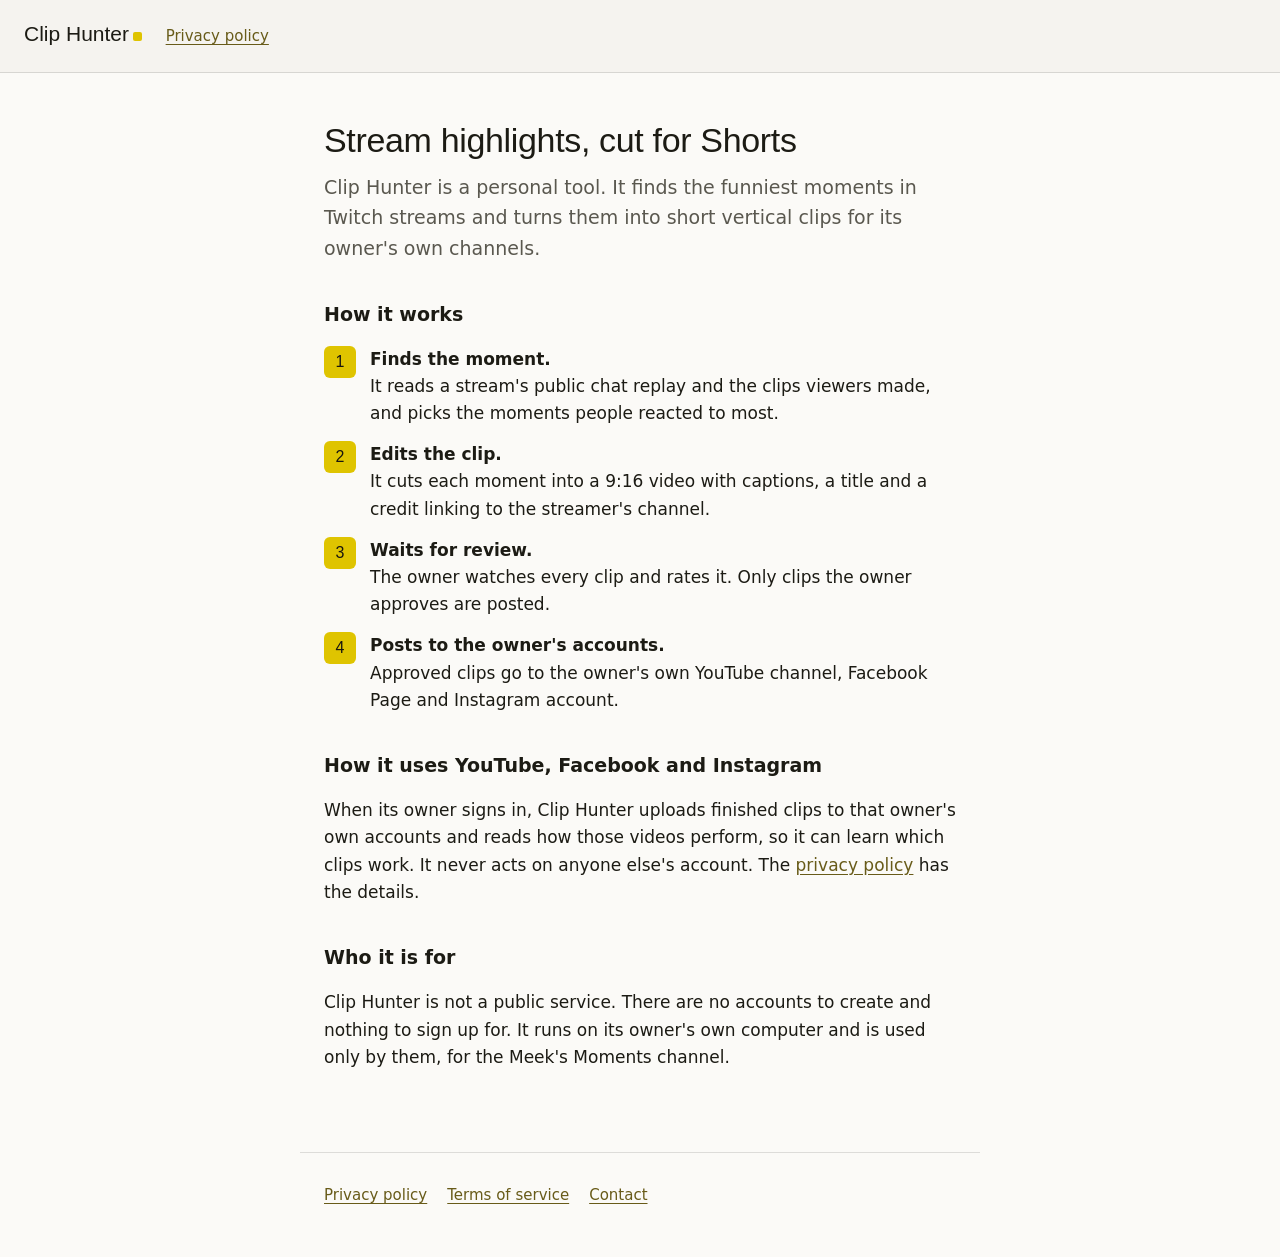
<file: index.html>
<!doctype html>
<html lang="en">
<head>
  <meta charset="utf-8">
  <meta name="viewport" content="width=device-width, initial-scale=1">
  <title>Clip Hunter</title>
  <meta name="description" content="Clip Hunter is a personal tool that turns Twitch stream highlights into short vertical clips for its owner's own YouTube, Facebook and Instagram.">
  <meta name="google-site-verification" content="FuouE0PgjMrMosQUAg2hBpSKZSqfPoG46bmivvloluw">
  <link rel="stylesheet" href="style.css">
</head>
<body>
  <header class="bar">
    <a class="mark" href="./">Clip Hunter</a>
    <nav aria-label="Pages"><a href="privacy.html">Privacy policy</a></nav>
  </header>
  <main>
    <h1>Stream highlights, cut for Shorts</h1>
    <p class="lede">Clip Hunter is a personal tool. It finds the funniest moments in Twitch streams and turns them into short vertical clips for its owner's own channels.</p>

    <h2>How it works</h2>
    <ol class="steps">
      <li><strong>Finds the moment.</strong> It reads a stream's public chat replay and the clips viewers made, and picks the moments people reacted to most.</li>
      <li><strong>Edits the clip.</strong> It cuts each moment into a 9:16 video with captions, a title and a credit linking to the streamer's channel.</li>
      <li><strong>Waits for review.</strong> The owner watches every clip and rates it. Only clips the owner approves are posted.</li>
      <li><strong>Posts to the owner's accounts.</strong> Approved clips go to the owner's own YouTube channel, Facebook Page and Instagram account.</li>
    </ol>

    <h2>How it uses YouTube, Facebook and Instagram</h2>
    <p>When its owner signs in, Clip Hunter uploads finished clips to that owner's own accounts and reads how those videos perform, so it can learn which clips work. It never acts on anyone else's account. The <a href="privacy.html">privacy policy</a> has the details.</p>

    <h2>Who it is for</h2>
    <p>Clip Hunter is not a public service. There are no accounts to create and nothing to sign up for. It runs on its owner's own computer and is used only by them, for the Meek's Moments channel.</p>
  </main>
  <footer class="foot">
    <a href="privacy.html">Privacy policy</a>
    <a href="terms.html">Terms of service</a>
    <a href="https://github.com/MeekTheSneak/clip-hunter-site/issues">Contact</a>
  </footer>
</body>
</html>
</file>
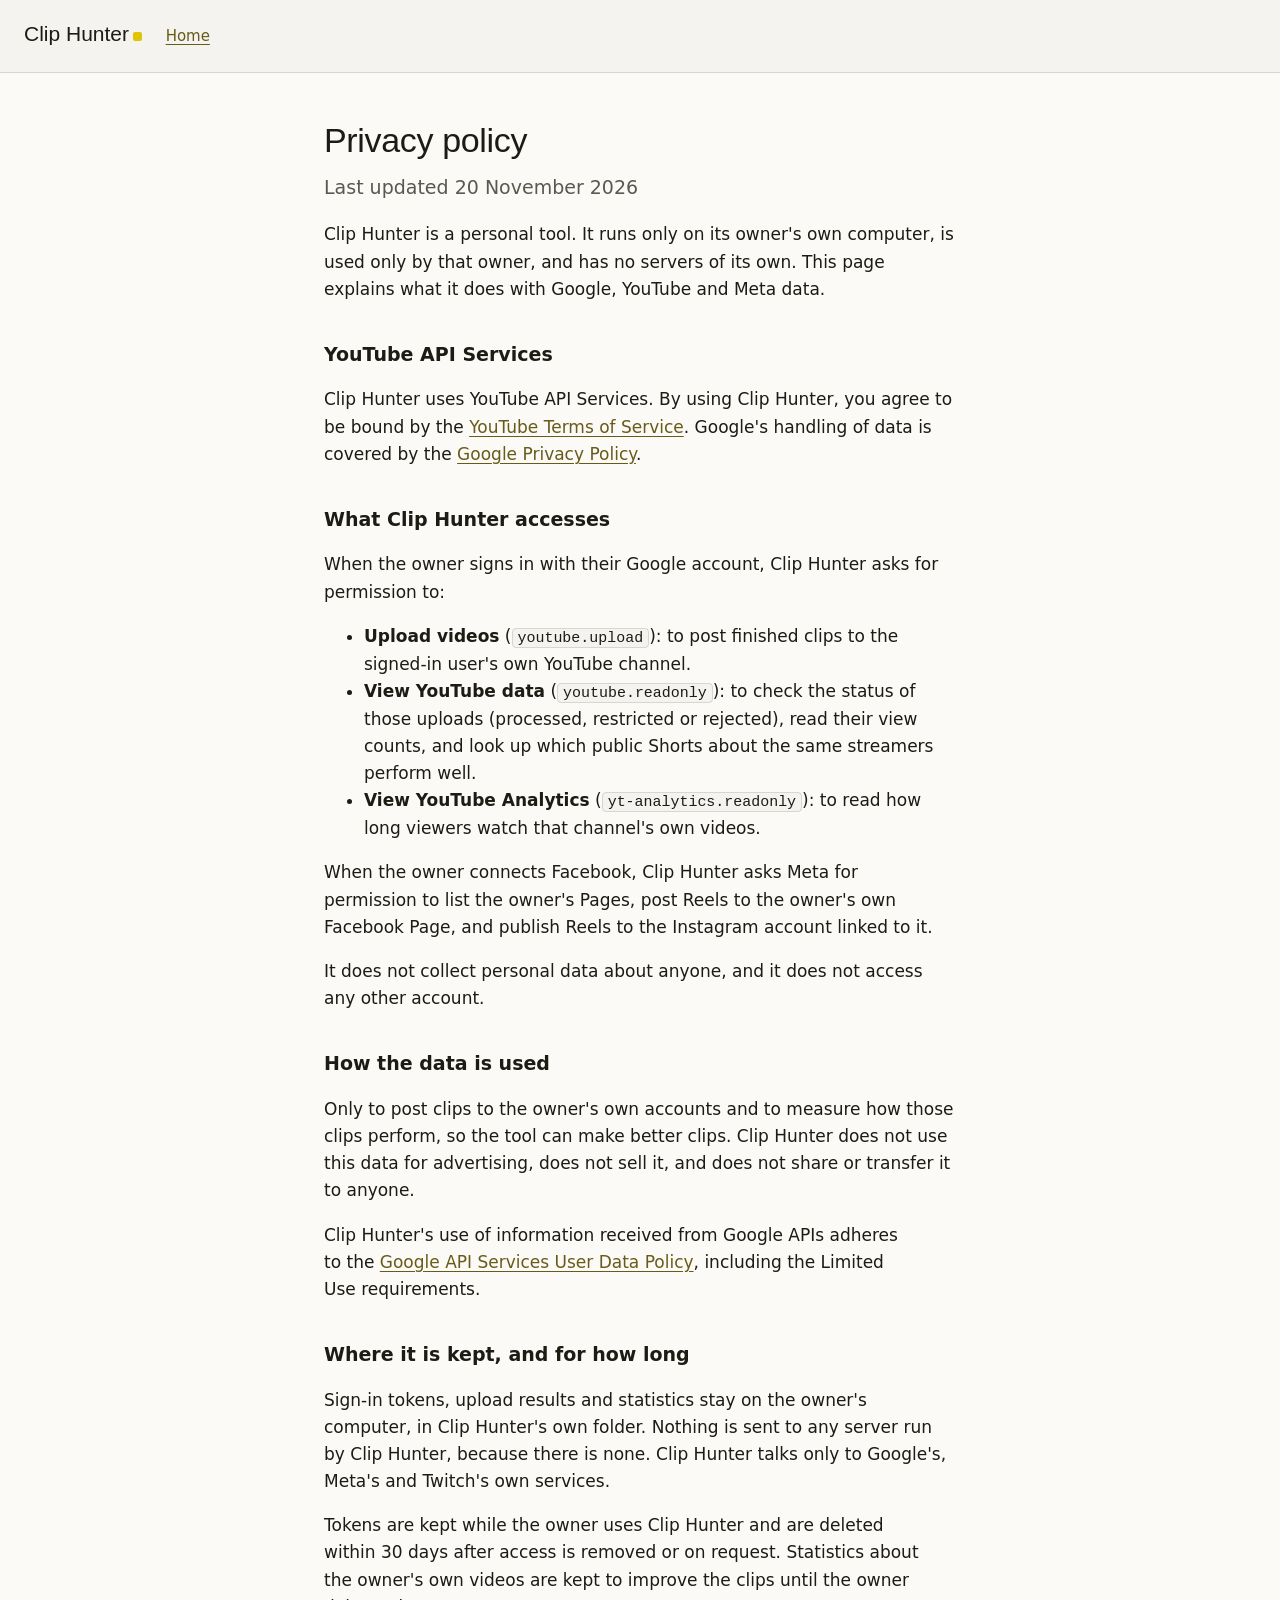
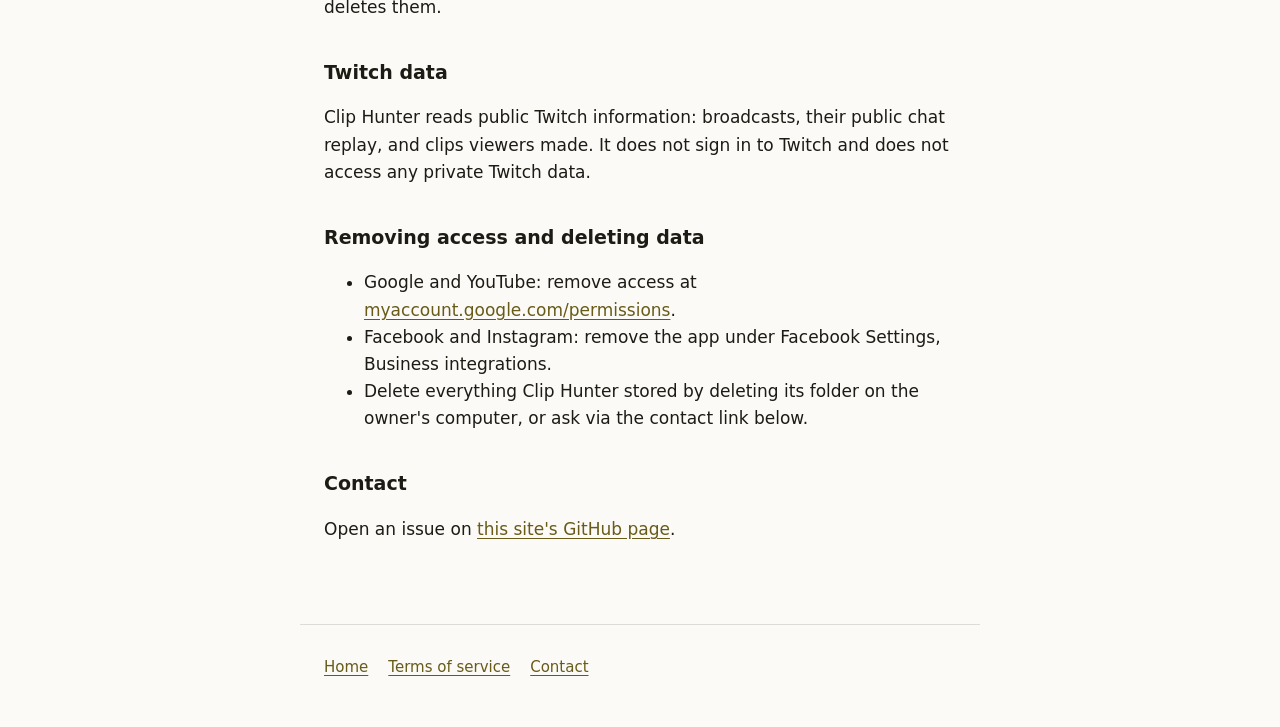
<file: privacy.html>
<!doctype html>
<html lang="en">
<head>
  <meta charset="utf-8">
  <meta name="viewport" content="width=device-width, initial-scale=1">
  <title>Privacy policy · Clip Hunter</title>
  <meta name="description" content="How Clip Hunter uses Google, YouTube and Meta data: only on its owner's computer, only for its owner's own accounts.">
  <link rel="stylesheet" href="style.css">
</head>
<body>
  <header class="bar">
    <a class="mark" href="./">Clip Hunter</a>
    <nav aria-label="Pages"><a href="./">Home</a></nav>
  </header>
  <main>
    <h1>Privacy policy</h1>
    <p class="lede">Last updated 20 November 2026</p>

    <p>Clip Hunter is a personal tool. It runs only on its owner's own computer, is used only by that owner, and has no servers of its own. This page explains what it does with Google, YouTube and Meta data.</p>

    <h2>YouTube API Services</h2>
    <p>Clip Hunter uses YouTube API Services. By using Clip Hunter, you agree to be bound by the <a href="https://www.youtube.com/t/terms">YouTube Terms of Service</a>. Google's handling of data is covered by the <a href="https://policies.google.com/privacy">Google Privacy Policy</a>.</p>

    <h2>What Clip Hunter accesses</h2>
    <p>When the owner signs in with their Google account, Clip Hunter asks for permission to:</p>
    <ul>
      <li><strong>Upload videos</strong> (<code>youtube.upload</code>): to post finished clips to the signed-in user's own YouTube channel.</li>
      <li><strong>View YouTube data</strong> (<code>youtube.readonly</code>): to check the status of those uploads (processed, restricted or rejected), read their view counts, and look up which public Shorts about the same streamers perform well.</li>
      <li><strong>View YouTube Analytics</strong> (<code>yt-analytics.readonly</code>): to read how long viewers watch that channel's own videos.</li>
    </ul>
    <p>When the owner connects Facebook, Clip Hunter asks Meta for permission to list the owner's Pages, post Reels to the owner's own Facebook Page, and publish Reels to the Instagram account linked to it.</p>
    <p>It does not collect personal data about anyone, and it does not access any other account.</p>

    <h2>How the data is used</h2>
    <p>Only to post clips to the owner's own accounts and to measure how those clips perform, so the tool can make better clips. Clip Hunter does not use this data for advertising, does not sell it, and does not share or transfer it to anyone.</p>
    <p>Clip Hunter's use of information received from Google APIs adheres to the <a href="https://developers.google.com/terms/api-services-user-data-policy">Google API Services User Data Policy</a>, including the Limited Use requirements.</p>

    <h2>Where it is kept, and for how long</h2>
    <p>Sign-in tokens, upload results and statistics stay on the owner's computer, in Clip Hunter's own folder. Nothing is sent to any server run by Clip Hunter, because there is none. Clip Hunter talks only to Google's, Meta's and Twitch's own services.</p>
    <p>Tokens are kept while the owner uses Clip Hunter and are deleted within 30 days after access is removed or on request. Statistics about the owner's own videos are kept to improve the clips until the owner deletes them.</p>

    <h2>Twitch data</h2>
    <p>Clip Hunter reads public Twitch information: broadcasts, their public chat replay, and clips viewers made. It does not sign in to Twitch and does not access any private Twitch data.</p>

    <h2>Removing access and deleting data</h2>
    <ul>
      <li>Google and YouTube: remove access at <a href="https://myaccount.google.com/permissions">myaccount.google.com/permissions</a>.</li>
      <li>Facebook and Instagram: remove the app under Facebook Settings, Business integrations.</li>
      <li>Delete everything Clip Hunter stored by deleting its folder on the owner's computer, or ask via the contact link below.</li>
    </ul>

    <h2>Contact</h2>
    <p>Open an issue on <a href="https://github.com/MeekTheSneak/clip-hunter-site/issues">this site's GitHub page</a>.</p>
  </main>
  <footer class="foot">
    <a href="./">Home</a>
    <a href="terms.html">Terms of service</a>
    <a href="https://github.com/MeekTheSneak/clip-hunter-site/issues">Contact</a>
  </footer>
</body>
</html>
</file>
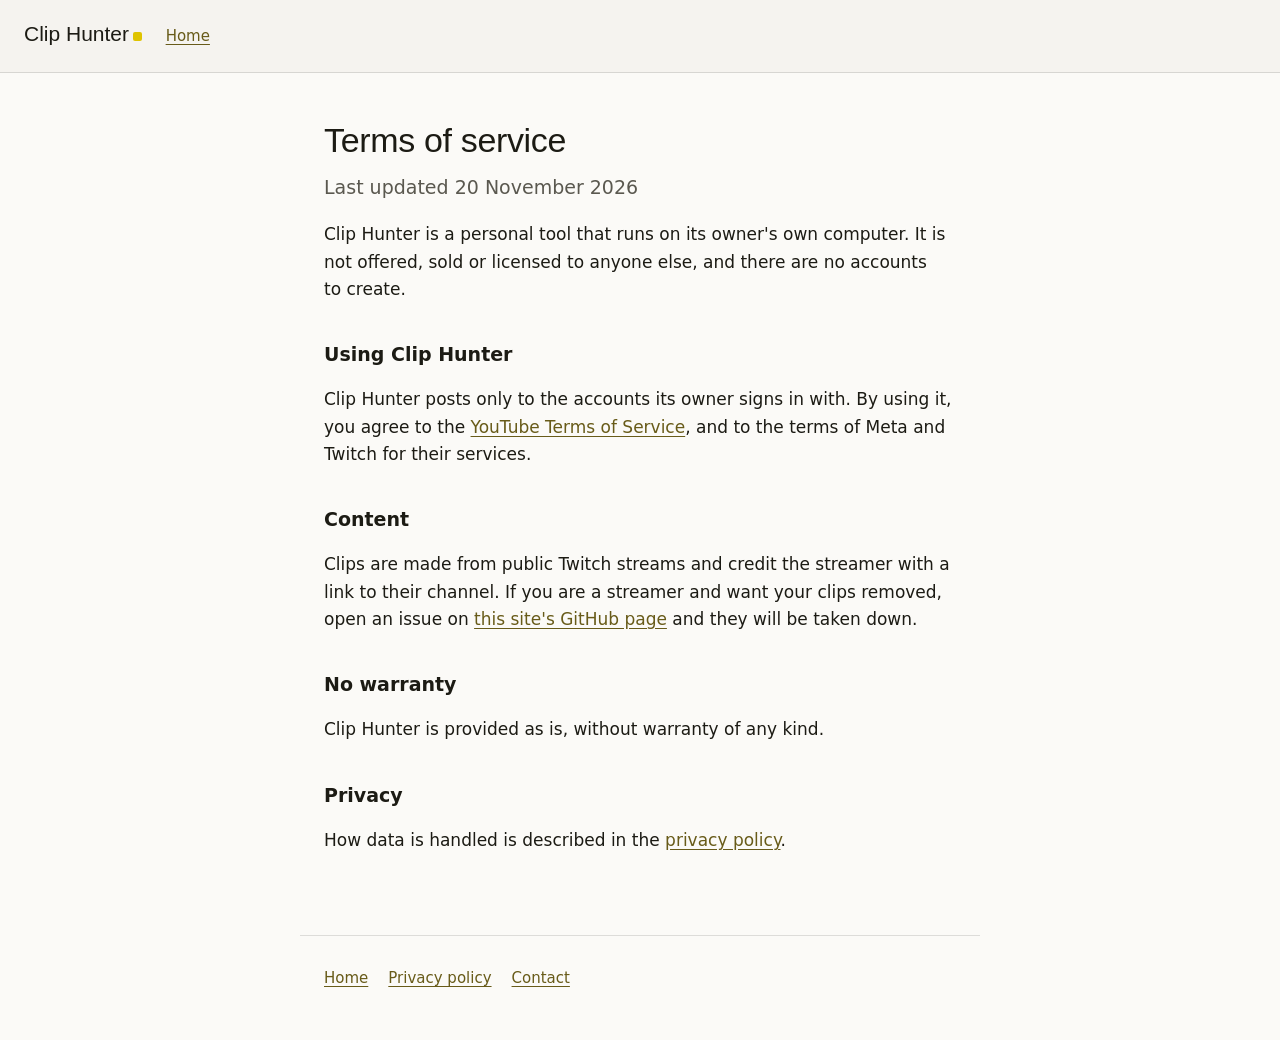
<file: terms.html>
<!doctype html>
<html lang="en">
<head>
  <meta charset="utf-8">
  <meta name="viewport" content="width=device-width, initial-scale=1">
  <title>Terms of service · Clip Hunter</title>
  <meta name="description" content="The terms for using Clip Hunter, a personal tool used only by its owner.">
  <link rel="stylesheet" href="style.css">
</head>
<body>
  <header class="bar">
    <a class="mark" href="./">Clip Hunter</a>
    <nav aria-label="Pages"><a href="./">Home</a></nav>
  </header>
  <main>
    <h1>Terms of service</h1>
    <p class="lede">Last updated 20 November 2026</p>

    <p>Clip Hunter is a personal tool that runs on its owner's own computer. It is not offered, sold or licensed to anyone else, and there are no accounts to create.</p>

    <h2>Using Clip Hunter</h2>
    <p>Clip Hunter posts only to the accounts its owner signs in with. By using it, you agree to the <a href="https://www.youtube.com/t/terms">YouTube Terms of Service</a>, and to the terms of Meta and Twitch for their services.</p>

    <h2>Content</h2>
    <p>Clips are made from public Twitch streams and credit the streamer with a link to their channel. If you are a streamer and want your clips removed, open an issue on <a href="https://github.com/MeekTheSneak/clip-hunter-site/issues">this site's GitHub page</a> and they will be taken down.</p>

    <h2>No warranty</h2>
    <p>Clip Hunter is provided as is, without warranty of any kind.</p>

    <h2>Privacy</h2>
    <p>How data is handled is described in the <a href="privacy.html">privacy policy</a>.</p>
  </main>
  <footer class="foot">
    <a href="./">Home</a>
    <a href="privacy.html">Privacy policy</a>
    <a href="https://github.com/MeekTheSneak/clip-hunter-site/issues">Contact</a>
  </footer>
</body>
</html>
</file>
<file: style.css>
/* Clip Hunter site: the Inbox's tokens (clip-hunter/dashboard/style.css), reading-page scale. */
:root {
  color-scheme: light dark;
  --ground: light-dark(#fbfaf7, #100f0c);
  --surface: light-dark(#f5f3ef, #181713);
  --ink: light-dark(#1c1b14, #f1f0ec);
  --ink-muted: light-dark(#5a584f, #b3b1a9);
  --accent: light-dark(#dfc400, #f7de0c);
  --accent-ink: #18160f;
  --accent-text: light-dark(#685b19, #f7de0c);
  --border: light-dark(rgb(0 0 0 / .12), rgb(255 255 255 / .12));
  --font-display: "Arial Black", "Segoe UI Black", sans-serif;
  --font-text: "Segoe UI Variable Text", "Segoe UI", system-ui, -apple-system, sans-serif;
}
* { box-sizing: border-box; }
html { background: var(--ground); }
body { margin: 0; background: var(--ground); color: var(--ink); font: 17px/1.6 var(--font-text); -webkit-font-smoothing: antialiased; }
::selection { background: var(--accent); color: var(--accent-ink); }
:focus-visible { outline: 2px solid var(--accent-text); outline-offset: 2px; }
a { color: var(--accent-text); text-underline-offset: 3px; }
.bar { display: flex; align-items: baseline; gap: 24px; padding: 14px 24px; background: var(--surface); border-bottom: 1px solid var(--border); }
.mark { font: 21px/1 var(--font-display); color: var(--ink); text-decoration: none; padding-block: 4px; }
.mark::after { content: ""; display: inline-block; width: .42em; height: .42em; margin-left: .18em; background: var(--accent); border-radius: 2px; }
.bar nav { display: flex; gap: 16px; font-size: 15px; }
.bar nav a { display: inline-flex; align-items: center; min-height: 44px; }
main { max-width: 680px; padding: 48px 24px 64px; margin: 0 auto; }
h1 { margin: 0 0 12px; font: 34px/1.15 var(--font-display); letter-spacing: -0.01em; }
h2 { margin: 36px 0 8px; font-size: 19px; }
p, li { max-width: 64ch; }
.lede { font-size: 19px; color: var(--ink-muted); margin-top: 0; }
.small { font-size: 14px; color: var(--ink-muted); }
@media (max-width: 600px) { .bar, main { padding-inline: 16px; } h1 { font-size: 28px; } }
/* How it works: numbered steps, the number in the accent square. */
.steps { list-style: none; counter-reset: step; padding: 0; margin: 16px 0 0; display: grid; gap: 14px; }
.steps li { counter-increment: step; position: relative; padding-left: 46px; min-height: 32px; }
.steps li::before { content: counter(step); position: absolute; left: 0; top: 0; display: grid; place-items: center; width: 32px; height: 32px; border-radius: 6px; background: var(--accent); color: var(--accent-ink); font: 16px/1 var(--font-display); font-variant-numeric: tabular-nums; }
.steps strong { display: block; }
h1 { text-wrap: balance; }
p, li { text-wrap: pretty; }
code { font-size: .88em; padding: 1px 5px; border-radius: 4px; background: var(--surface); border: 1px solid var(--border); }
.foot { display: flex; gap: 20px; max-width: 680px; margin: 0 auto; padding: 20px 24px 40px; border-top: 1px solid var(--border); font-size: 15px; }
.foot a { display: inline-flex; align-items: center; min-height: 44px; }
@media (max-width: 600px) { .foot { padding-inline: 16px; } }
</file>
